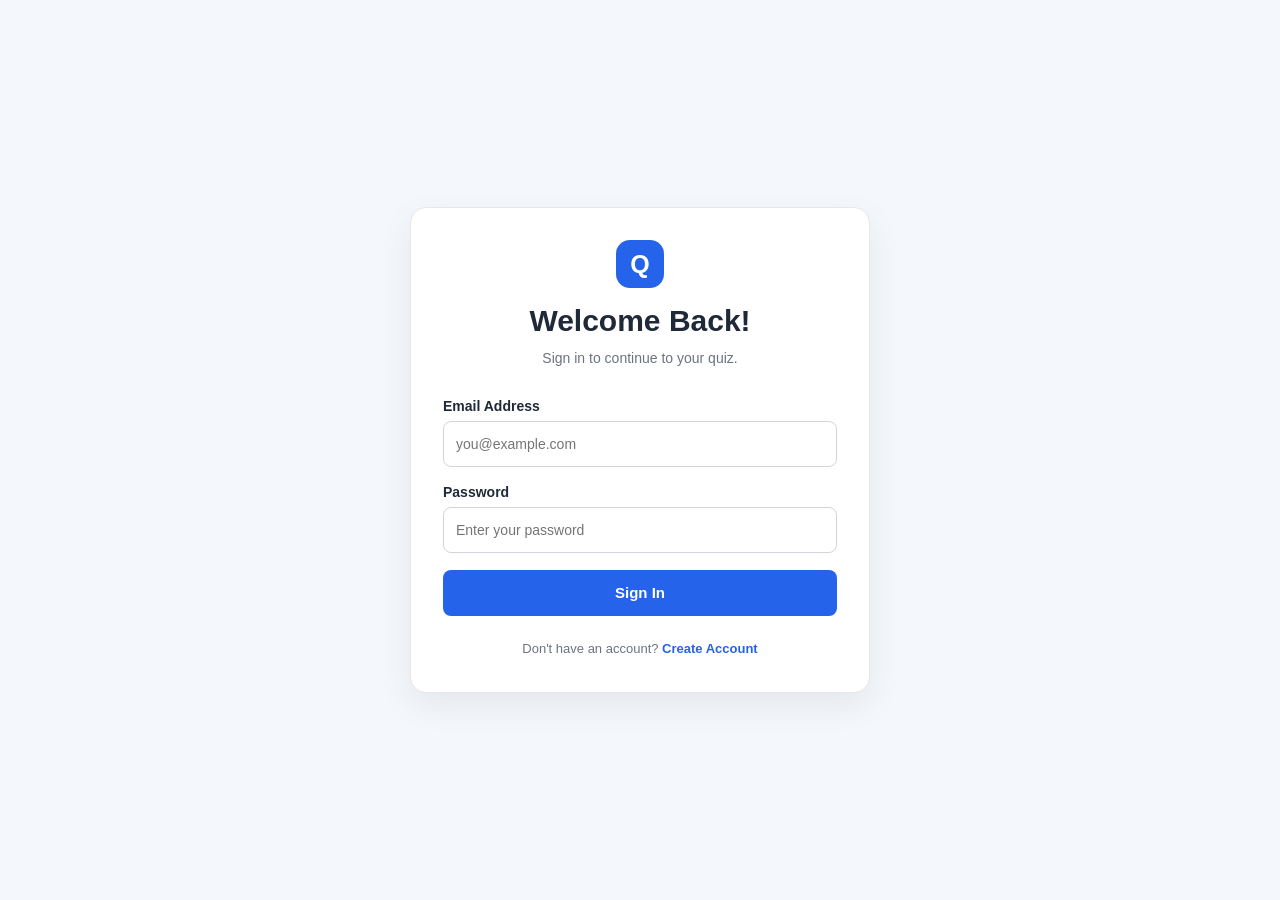
<file: index.html>
<!DOCTYPE html>
<html lang="en">
<head>
    <meta charset="UTF-8">
    <meta name="viewport" content="width=device-width, initial-scale=1.0">
    <title>Sign In | Quiz App</title>
    <link rel="stylesheet" href="style.css">
    <script src="script.js" defer></script>
</head>
<body>
    <main class="auth-container">
        <section class="auth-card">
            <div class="auth-header">
                <div class="app-logo">Q</div>
                <h1>Welcome Back!</h1>
                <p>Sign in to continue to your quiz.</p>
            </div>

            <form id="loginForm" novalidate>
                <div class="form-group">
                    <label for="email">Email Address</label>
                    <input
                        type="email"
                        id="email"
                        placeholder="you@example.com"
                        autocomplete="email"
                        required
                    >
                    <small id="erroremail" class="error"></small>
                </div>

                <div class="form-group">
                    <label for="password">Password</label>
                    <input
                        type="password"
                        id="password"
                        placeholder="Enter your password"
                        autocomplete="current-password"
                        required
                    >
                    <small id="errorpassword" class="error"></small>
                </div>

                <button type="submit" id="loginBtn">Sign In</button>
            </form>

            <div class="auth-footer">
                <p>
                    Don't have an account?
                    <a href="signup.html">Create Account</a>
                </p>
            </div>
        </section>
    </main>
</body>
</html>
</file>
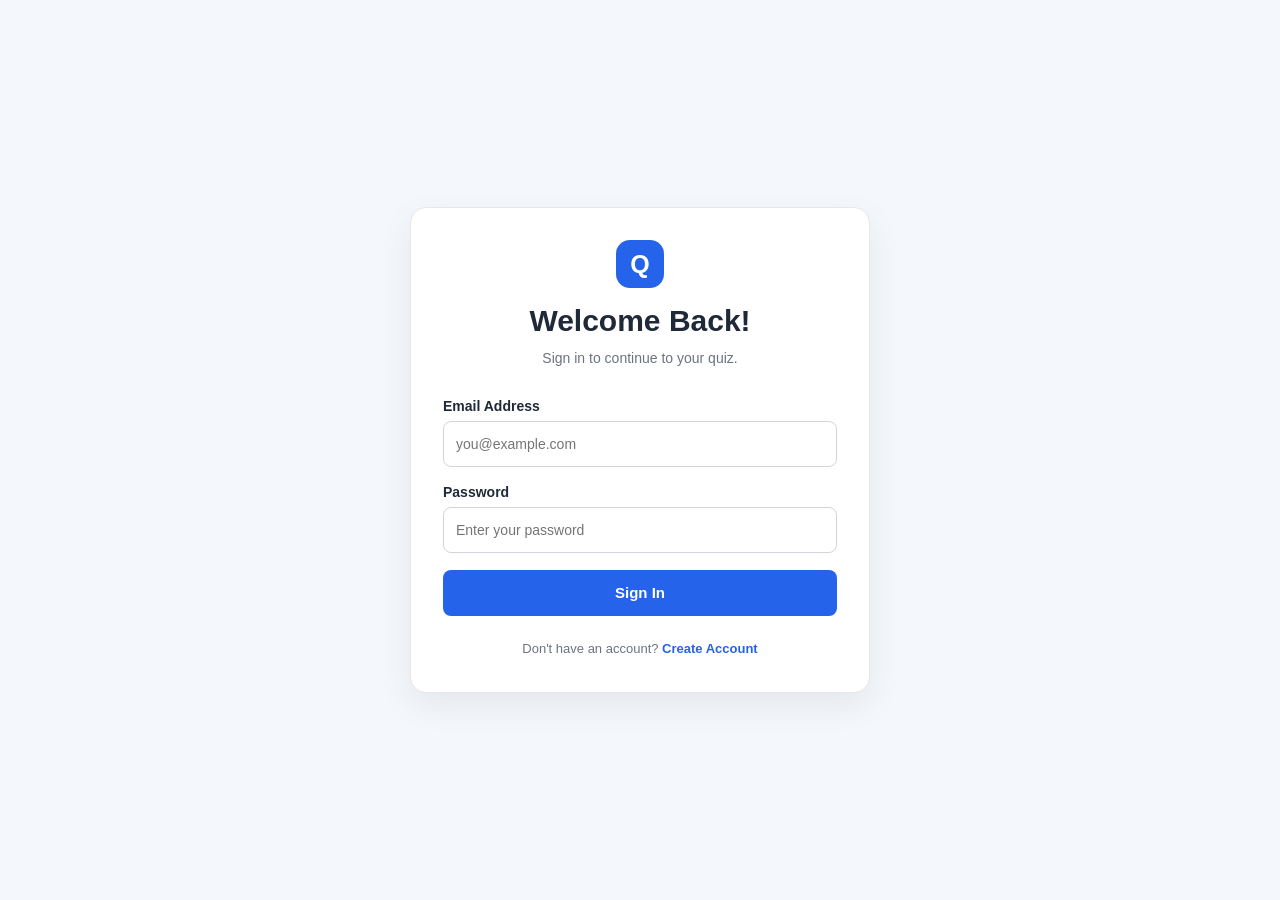
<file: quiz.html>
<!DOCTYPE html>
<html lang="en">
<head>
    <meta charset="UTF-8">
    <meta name="viewport" content="width=device-width, initial-scale=1.0">
    <title>Quiz App</title>
    <link rel="stylesheet" href="quiz.css">
    <script src="quiz.js" defer></script>
</head>
<body>
    <main class="quiz-container">
        <header class="quiz-header">
            <div>
                <p class="eyebrow">YOUR LEARNING SPACE</p>
                <h1>Quiz App</h1>
                <p id="welcomeText">Test your knowledge.</p>
            </div>

            <button type="button" id="logoutBtn" class="logout-btn">
                Logout
            </button>
        </header>

        <section class="quiz-card" id="container">
            <div class="quiz-top">
                <span id="qno">Question 1 of 5</span>
                <span id="timer" aria-live="off">02:00</span>
            </div>

            <div class="progress-track">
                <div id="progressBar" class="progress-bar"></div>
            </div>

            <h2 id="question"></h2>

            <form id="quizForm">
                <fieldset id="optionsGroup">
                    <legend class="visually-hidden">
                        Choose one answer
                    </legend>

                    <label class="option">
                        <input type="radio" name="quiz" id="option1">
                        <span id="label1"></span>
                    </label>

                    <label class="option">
                        <input type="radio" name="quiz" id="option2">
                        <span id="label2"></span>
                    </label>

                    <label class="option">
                        <input type="radio" name="quiz" id="option3">
                        <span id="label3"></span>
                    </label>

                    <label class="option">
                        <input type="radio" name="quiz" id="option4">
                        <span id="label4"></span>
                    </label>
                </fieldset>

                <p id="quizError" class="quiz-error" role="alert"></p>

                <button type="submit" id="nextBtn" class="next-btn">
                    Next Question
                </button>
            </form>
        </section>

        <p class="quiz-footer">
            Take your time, read each question carefully.
        </p>
    </main>
</body>
</html>
</file>
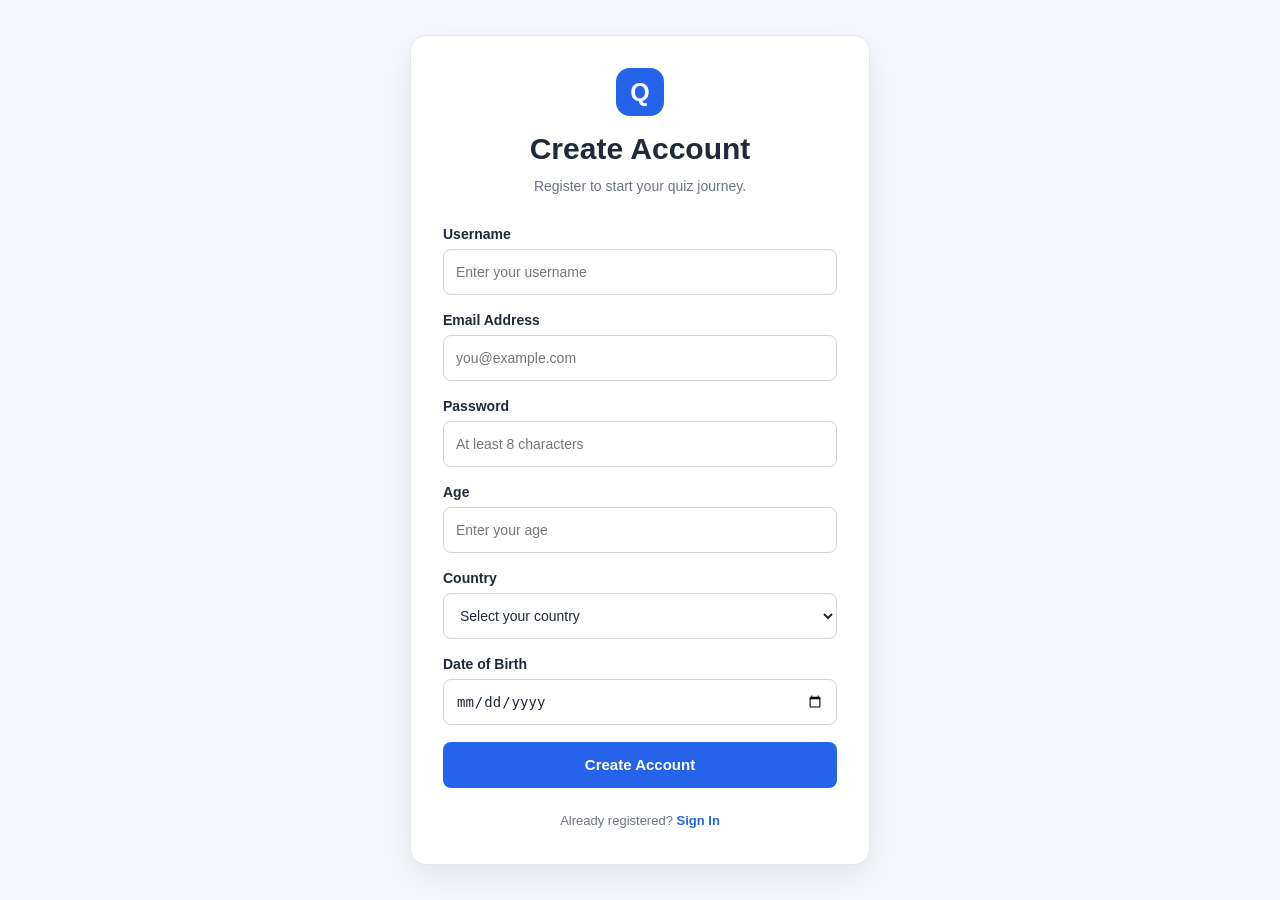
<file: signup.html>
<!DOCTYPE html>
<html lang="en">
<head>
    <meta charset="UTF-8">
    <meta name="viewport" content="width=device-width, initial-scale=1.0">
    <title>Create Account | Quiz App</title>
    <link rel="stylesheet" href="style.css">
    <script src="signup.js" defer></script>
</head>
<body>
    <main class="auth-container">
        <section class="auth-card">
            <div class="auth-header">
                <div class="app-logo">Q</div>
                <h1>Create Account</h1>
                <p>Register to start your quiz journey.</p>
            </div>

            <form id="signupForm" novalidate>
                <div class="form-group">
                    <label for="name">Username</label>
                    <input
                        type="text"
                        id="name"
                        placeholder="Enter your username"
                        autocomplete="username"
                        required
                    >
                    <small id="errorname" class="error"></small>
                </div>

                <div class="form-group">
                    <label for="email">Email Address</label>
                    <input
                        type="email"
                        id="email"
                        placeholder="you@example.com"
                        autocomplete="email"
                        required
                    >
                    <small id="erroremail" class="error"></small>
                </div>

                <div class="form-group">
                    <label for="password">Password</label>
                    <input
                        type="password"
                        id="password"
                        placeholder="At least 8 characters"
                        autocomplete="new-password"
                        required
                    >
                    <small id="errorpassword" class="error"></small>
                </div>

                <div class="form-group">
                    <label for="age">Age</label>
                    <input
                        type="number"
                        id="age"
                        placeholder="Enter your age"
                        min="1"
                        max="120"
                        required
                    >
                    <small id="errorage" class="error"></small>
                </div>

                <div class="form-group">
                    <label for="country">Country</label>
                    <select id="country" required>
                        <option value="">Select your country</option>
                        <option value="Pakistan">Pakistan</option>
                        <option value="India">India</option>
                        <option value="China">China</option>
                        <option value="South Africa">South Africa</option>
                    </select>
                    <small id="errorcountry" class="error"></small>
                </div>

                <div class="form-group">
                    <label for="dob">Date of Birth</label>
                    <input type="date" id="dob" required>
                    <small id="errordob" class="error"></small>
                </div>

                <button type="submit" id="signBtn">Create Account</button>
            </form>

            <div class="auth-footer">
                <p>
                    Already registered?
                    <a href="index.html">Sign In</a>
                </p>
            </div>
        </section>
    </main>
</body>
</html>
</file>
<file: style.css>
* {
    margin: 0;
    padding: 0;
    box-sizing: border-box;
}

body {
    font-family: Arial, Helvetica, sans-serif;
    background: #f4f7fb;
    color: #1f2937;
    min-height: 100vh;
}

.auth-container {
    min-height: 100vh;
    display: flex;
    justify-content: center;
    align-items: center;
    padding: 24px 16px;
}

.auth-card {
    width: 100%;
    max-width: 460px;
    background: #fff;
    padding: 32px;
    border: 1px solid #e5e7eb;
    border-radius: 16px;
    box-shadow: 0 12px 35px rgba(0, 0, 0, 0.07);
}

.auth-header {
    text-align: center;
    margin-bottom: 28px;
}

.app-logo {
    width: 48px;
    height: 48px;
    display: grid;
    place-items: center;
    margin: 0 auto 16px;
    border-radius: 14px;
    background: #2563eb;
    color: white;
    font-size: 25px;
    font-weight: bold;
}

.auth-header h1 {
    font-size: clamp(24px, 5vw, 30px);
    margin-bottom: 9px;
}

.auth-header p {
    color: #6b7280;
    font-size: 14px;
    line-height: 1.6;
}

.form-group {
    margin-bottom: 17px;
}

.form-group label {
    display: block;
    margin-bottom: 7px;
    font-size: 14px;
    font-weight: 600;
}

.form-group input,
.form-group select {
    width: 100%;
    min-width: 0;
    height: 46px;
    padding: 0 12px;
    border: 1px solid #d1d5db;
    border-radius: 8px;
    background: #fff;
    color: #1f2937;
    font-size: 14px;
    outline: none;
    transition: border-color 0.2s, box-shadow 0.2s;
}

.form-group input:focus,
.form-group select:focus {
    border-color: #2563eb;
    box-shadow: 0 0 0 3px rgba(37, 99, 235, 0.12);
}

.error {
    display: block;
    min-height: 0;
    margin-top: 5px;
    color: #dc2626;
    font-size: 12px;
    line-height: 1.4;
}

.error:not(:empty) {
    min-height: 16px;
}

button {
    width: 100%;
    min-height: 46px;
    padding: 12px;
    border: none;
    border-radius: 8px;
    background: #2563eb;
    color: #fff;
    font-size: 15px;
    font-weight: 600;
    cursor: pointer;
    transition: background 0.2s;
}

button:hover {
    background: #1d4ed8;
}

button:focus-visible,
a:focus-visible {
    outline: 3px solid #93c5fd;
    outline-offset: 3px;
}

.auth-footer {
    margin-top: 22px;
    text-align: center;
}

.auth-footer p {
    color: #6b7280;
    font-size: 13px;
    line-height: 1.7;
}

.auth-footer a {
    color: #2563eb;
    font-weight: 600;
    text-decoration: none;
}

.auth-footer a:hover {
    text-decoration: underline;
}

@media (max-width: 480px) {
    .auth-container {
        padding: 16px 12px;
    }

    .auth-card {
        padding: 24px 18px;
        border-radius: 12px;
    }

    .auth-header {
        margin-bottom: 23px;
    }
}
</file>
<file: quiz.css>
* {
    margin: 0;
    padding: 0;
    box-sizing: border-box;
}

body {
    min-height: 100vh;
    font-family: Arial, Helvetica, sans-serif;
    background: #f4f7fb;
    color: #1f2937;
}

button,
input {
    font: inherit;
}

.quiz-container {
    width: 100%;
    max-width: 850px;
    margin: 0 auto;
    padding: 32px 20px;
}

.quiz-header {
    display: flex;
    justify-content: space-between;
    align-items: center;
    gap: 16px;
    margin-bottom: 25px;
}

.eyebrow {
    margin-bottom: 8px;
    color: #2563eb;
    font-size: 11px;
    font-weight: bold;
    letter-spacing: 1.5px;
}

.quiz-header h1 {
    margin-bottom: 7px;
    font-size: clamp(25px, 5vw, 32px);
}

.quiz-header p:last-child {
    color: #6b7280;
    font-size: 14px;
    line-height: 1.5;
}

.logout-btn {
    flex-shrink: 0;
    padding: 10px 16px;
    border: 1px solid #fecaca;
    border-radius: 8px;
    background: #fff;
    color: #dc2626;
    font-size: 14px;
    font-weight: bold;
    cursor: pointer;
}

.logout-btn:hover {
    background: #fef2f2;
}

.quiz-card {
    padding: 32px;
    border: 1px solid #e5e7eb;
    border-radius: 16px;
    background: #fff;
    box-shadow: 0 12px 35px rgba(0, 0, 0, 0.05);
}

.quiz-top {
    display: flex;
    justify-content: space-between;
    align-items: center;
    gap: 12px;
    margin-bottom: 17px;
    color: #6b7280;
    font-size: 14px;
    font-weight: 600;
}

#timer {
    color: #2563eb;
    font-variant-numeric: tabular-nums;
}

#timer.time-warning {
    color: #dc2626;
}

.progress-track {
    height: 7px;
    margin-bottom: 28px;
    overflow: hidden;
    border-radius: 10px;
    background: #e5e7eb;
}

.progress-bar {
    width: 0;
    height: 100%;
    border-radius: inherit;
    background: #2563eb;
    transition: width 0.25s ease;
}

#question {
    margin-bottom: 23px;
    font-size: clamp(20px, 4vw, 25px);
    line-height: 1.45;
    overflow-wrap: anywhere;
}

#optionsGroup {
    display: grid;
    gap: 12px;
    border: none;
    min-width: 0;
}

.visually-hidden {
    position: absolute;
    width: 1px;
    height: 1px;
    padding: 0;
    margin: -1px;
    overflow: hidden;
    clip: rect(0, 0, 0, 0);
    white-space: nowrap;
    border: 0;
}

.option {
    display: flex;
    align-items: center;
    gap: 13px;
    min-height: 56px;
    padding: 15px;
    border: 1px solid #e5e7eb;
    border-radius: 10px;
    background: #fafafa;
    cursor: pointer;
    transition: border-color 0.2s, background 0.2s;
}

.option:hover {
    border-color: #93aaf8;
    background: #f5f7ff;
}

.option:has(input:checked) {
    border-color: #2563eb;
    background: #eff6ff;
}

.option input {
    width: 18px;
    height: 18px;
    flex-shrink: 0;
    accent-color: #2563eb;
    cursor: pointer;
}

.option span {
    min-width: 0;
    color: #374151;
    font-size: 15px;
    line-height: 1.5;
    overflow-wrap: anywhere;
}

.quiz-error {
    min-height: 0;
    margin-top: 12px;
    color: #dc2626;
    font-size: 13px;
}

.quiz-error:not(:empty) {
    min-height: 18px;
}

.next-btn {
    width: 100%;
    min-height: 48px;
    margin-top: 18px;
    padding: 13px;
    border: none;
    border-radius: 9px;
    background: #2563eb;
    color: #fff;
    font-size: 15px;
    font-weight: bold;
    cursor: pointer;
    transition: background 0.2s;
}

.next-btn:hover {
    background: #1d4ed8;
}

.quiz-footer {
    margin-top: 20px;
    color: #6b7280;
    font-size: 13px;
    text-align: center;
    line-height: 1.5;
}

.result-card {
    text-align: center;
    padding: 20px 0;
}

.result-card h2 {
    margin-bottom: 12px;
    font-size: clamp(25px, 5vw, 32px);
}

.result-card p {
    margin-bottom: 12px;
    color: #6b7280;
    line-height: 1.6;
}

.result-score {
    margin: 22px 0;
    color: #2563eb;
    font-size: clamp(38px, 8vw, 52px);
    font-weight: bold;
}

@media (max-width: 550px) {
    .quiz-container {
        padding: 22px 12px;
    }

    .quiz-header {
        align-items: flex-start;
        gap: 10px;
    }

    .quiz-header h1 {
        font-size: 25px;
    }

    .logout-btn {
        padding: 9px 12px;
        font-size: 13px;
    }

    .quiz-card {
        padding: 22px 17px;
        border-radius: 12px;
    }

    .option {
        min-height: 52px;
        padding: 12px;
    }

    .option span {
        font-size: 14px;
    }
}

@media (prefers-reduced-motion: reduce) {
    *,
    *::before,
    *::after {
        transition: none !important;
    }
}
</file>
